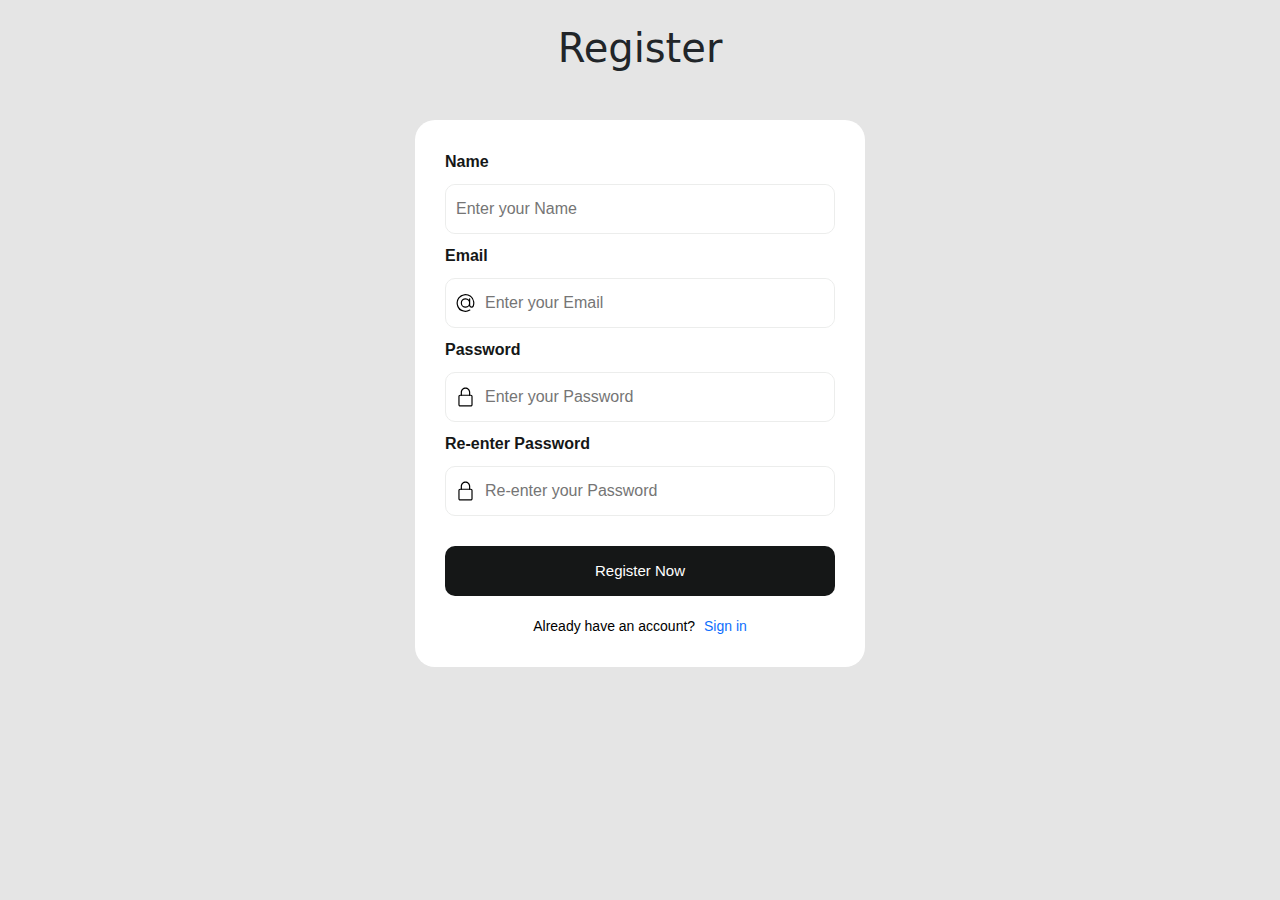
<file: register.html>
<!DOCTYPE html>
<html lang="en">
<head>
    <meta charset="UTF-8">
    <meta name="viewport" content="width=device-width, initial-scale=1.0">
    <title>Register</title>
    <link href="https://cdn.jsdelivr.net/npm/bootstrap@5.3.3/dist/css/bootstrap.min.css" rel="stylesheet" integrity="sha384-QWTKZyjpPEjISv5WaRU9OFeRpok6YctnYmDr5pNlyT2bRjXh0JMhjY6hW+ALEwIH" crossorigin="anonymous">
    <link rel="stylesheet" href="style.css">
</head>
<body style="background-color: #e5e5e5;">
    <h1 class="text-center mt-4 mb-4">Register</h1>
    <div class="d-flex mt-5 justify-content-center">
        <form id="registerForm" class="form">
            <div class="flex-column">
                <label>Name </label></div>
                <div style="padding-left: 0px;" class="inputForm">
                  <!-- <svg height="20" viewBox="0 0 32 32" width="20" xmlns="http://www.w3.org/2000/svg"><g id="Layer_3" data-name="Layer 3"><path d="m30.853 13.87a15 15 0 0 0 -29.729 4.082 15.1 15.1 0 0 0 12.876 12.918 15.6 15.6 0 0 0 2.016.13 14.85 14.85 0 0 0 7.715-2.145 1 1 0 1 0 -1.031-1.711 13.007 13.007 0 1 1 5.458-6.529 2.149 2.149 0 0 1 -4.158-.759v-10.856a1 1 0 0 0 -2 0v1.726a8 8 0 1 0 .2 10.325 4.135 4.135 0 0 0 7.83.274 15.2 15.2 0 0 0 .823-7.455zm-14.853 8.13a6 6 0 1 1 6-6 6.006 6.006 0 0 1 -6 6z"></path></g></svg> -->
                  <!-- <div>
                    <i class="fa-solid fa-user"></i>
                  </div> -->
                  <input id="registerName" type="text" class="input" placeholder="Enter your Name" required>
                </div>

            <div class="flex-column">
              <label>Email </label></div>
              <div class="inputForm">
                <svg height="20" viewBox="0 0 32 32" width="20" xmlns="http://www.w3.org/2000/svg"><g id="Layer_3" data-name="Layer 3"><path d="m30.853 13.87a15 15 0 0 0 -29.729 4.082 15.1 15.1 0 0 0 12.876 12.918 15.6 15.6 0 0 0 2.016.13 14.85 14.85 0 0 0 7.715-2.145 1 1 0 1 0 -1.031-1.711 13.007 13.007 0 1 1 5.458-6.529 2.149 2.149 0 0 1 -4.158-.759v-10.856a1 1 0 0 0 -2 0v1.726a8 8 0 1 0 .2 10.325 4.135 4.135 0 0 0 7.83.274 15.2 15.2 0 0 0 .823-7.455zm-14.853 8.13a6 6 0 1 1 6-6 6.006 6.006 0 0 1 -6 6z"></path></g></svg>
                <input id="registerEmail" type="text" class="input" placeholder="Enter your Email" required>
              </div>
            
            <div class="flex-column">
              <label>Password </label></div>
              <div class="inputForm">
                <svg height="20" viewBox="-64 0 512 512" width="20" xmlns="http://www.w3.org/2000/svg"><path d="m336 512h-288c-26.453125 0-48-21.523438-48-48v-224c0-26.476562 21.546875-48 48-48h288c26.453125 0 48 21.523438 48 48v224c0 26.476562-21.546875 48-48 48zm-288-288c-8.8125 0-16 7.167969-16 16v224c0 8.832031 7.1875 16 16 16h288c8.8125 0 16-7.167969 16-16v-224c0-8.832031-7.1875-16-16-16zm0 0"></path><path d="m304 224c-8.832031 0-16-7.167969-16-16v-80c0-52.929688-43.070312-96-96-96s-96 43.070312-96 96v80c0 8.832031-7.167969 16-16 16s-16-7.167969-16-16v-80c0-70.59375 57.40625-128 128-128s128 57.40625 128 128v80c0 8.832031-7.167969 16-16 16zm0 0"></path></svg>        
                <input id="registerPassword" type="password" class="input" placeholder="Enter your Password" required>
              </div>

              <div class="flex-column">
                <label>Re-enter Password </label></div>
                <div class="inputForm">
                  <svg height="20" viewBox="-64 0 512 512" width="20" xmlns="http://www.w3.org/2000/svg"><path d="m336 512h-288c-26.453125 0-48-21.523438-48-48v-224c0-26.476562 21.546875-48 48-48h288c26.453125 0 48 21.523438 48 48v224c0 26.476562-21.546875 48-48 48zm-288-288c-8.8125 0-16 7.167969-16 16v224c0 8.832031 7.1875 16 16 16h288c8.8125 0 16-7.167969 16-16v-224c0-8.832031-7.1875-16-16-16zm0 0"></path><path d="m304 224c-8.832031 0-16-7.167969-16-16v-80c0-52.929688-43.070312-96-96-96s-96 43.070312-96 96v80c0 8.832031-7.167969 16-16 16s-16-7.167969-16-16v-80c0-70.59375 57.40625-128 128-128s128 57.40625 128 128v80c0 8.832031-7.167969 16-16 16zm0 0"></path></svg>        
                  <input id="registerRePassword" type="password" class="input" placeholder="Re-enter your Password" required>
                </div>
            
            <!-- <div class="flex-row">
              <div>
              <input type="checkbox">
              <label>Remember me </label>
              </div>
              <span class="span">Forgot password?</span>
            </div> -->
            <button class="button-submit">Register Now</button>
            <p id="indicator" class="m-0 text-center"></p>
            <p class="p m-0">Already have an account? <span class="span"><a style="text-decoration: none;" href="index.html">Sign in</a></span>
        </form>
    </div>
    <script src="https://cdn.jsdelivr.net/npm/bootstrap@5.3.3/dist/js/bootstrap.bundle.min.js" integrity="sha384-YvpcrYf0tY3lHB60NNkmXc5s9fDVZLESaAA55NDzOxhy9GkcIdslK1eN7N6jIeHz" crossorigin="anonymous"></script>
    <script src="register.js"></script>
</body>
</html>
</file>
<file: style.css>
.form {
    display: flex;
    flex-direction: column;
    gap: 10px;
    background-color: #ffffff;
    padding: 30px;
    width: 450px;
    border-radius: 20px;
    font-family: -apple-system, BlinkMacSystemFont, 'Segoe UI', Roboto, Oxygen, Ubuntu, Cantarell, 'Open Sans', 'Helvetica Neue', sans-serif;
  }
  
  ::placeholder {
    font-family: -apple-system, BlinkMacSystemFont, 'Segoe UI', Roboto, Oxygen, Ubuntu, Cantarell, 'Open Sans', 'Helvetica Neue', sans-serif;
  }
  
  .form button {
    align-self: flex-end;
  }
  
  .flex-column > label {
    color: #151717;
    font-weight: 600;
  }
  
  .inputForm {
    border: 1.5px solid #ecedec;
    border-radius: 10px;
    height: 50px;
    display: flex;
    align-items: center;
    padding-left: 10px;
    transition: 0.2s ease-in-out;
  }
  
  .input {
    padding-left: 10px;
    border-radius: 10px;
    border: none;
    width: 100%;
    height: 100%;
  }
  
  .input:-internal-autofill-selected{
    background-color:white;
  }

  .input:focus {
    outline: none;
  }
  
  .inputForm:focus-within {
    border: 1.5px solid #2d79f3;
  }
  
  .flex-row {
    display: flex;
    flex-direction: row;
    align-items: center;
    gap: 10px;
    justify-content: space-between;
  }
  
  .flex-row > div > label {
    font-size: 14px;
    color: black;
    font-weight: 400;
  }
  
  .span {
    font-size: 14px;
    margin-left: 5px;
    color: #2d79f3;
    font-weight: 500;
    cursor: pointer;
  }
  
  .button-submit {
    margin: 20px 0 0 0;
    background-color: #151717;
    border: none;
    color: white;
    font-size: 15px;
    font-weight: 500;
    border-radius: 10px;
    height: 50px;
    width: 100%;
    cursor: pointer;
  }
  
  .button-submit:hover {
    background-color: #252727;
  }
  
  .p {
    text-align: center;
    color: black;
    font-size: 14px;
    margin: 5px 0;
  }
  
  .btn {
    margin-top: 10px;
    width: 100%;
    height: 50px;
    border-radius: 10px;
    display: flex;
    justify-content: center;
    align-items: center;
    font-weight: 500;
    gap: 10px;
    border: 1px solid #ededef;
    background-color: white;
    cursor: pointer;
    transition: 0.2s ease-in-out;
  }
  
  .btn:hover {
    border: 1px solid #2d79f3;
    ;
  }
  
  #indicator{
    font-size: 14px;
    color: red;
  }


  @media(max-width:500px){
    .form{
      padding: 20px;
      margin: 0 15px;
    }
  }
</file>
